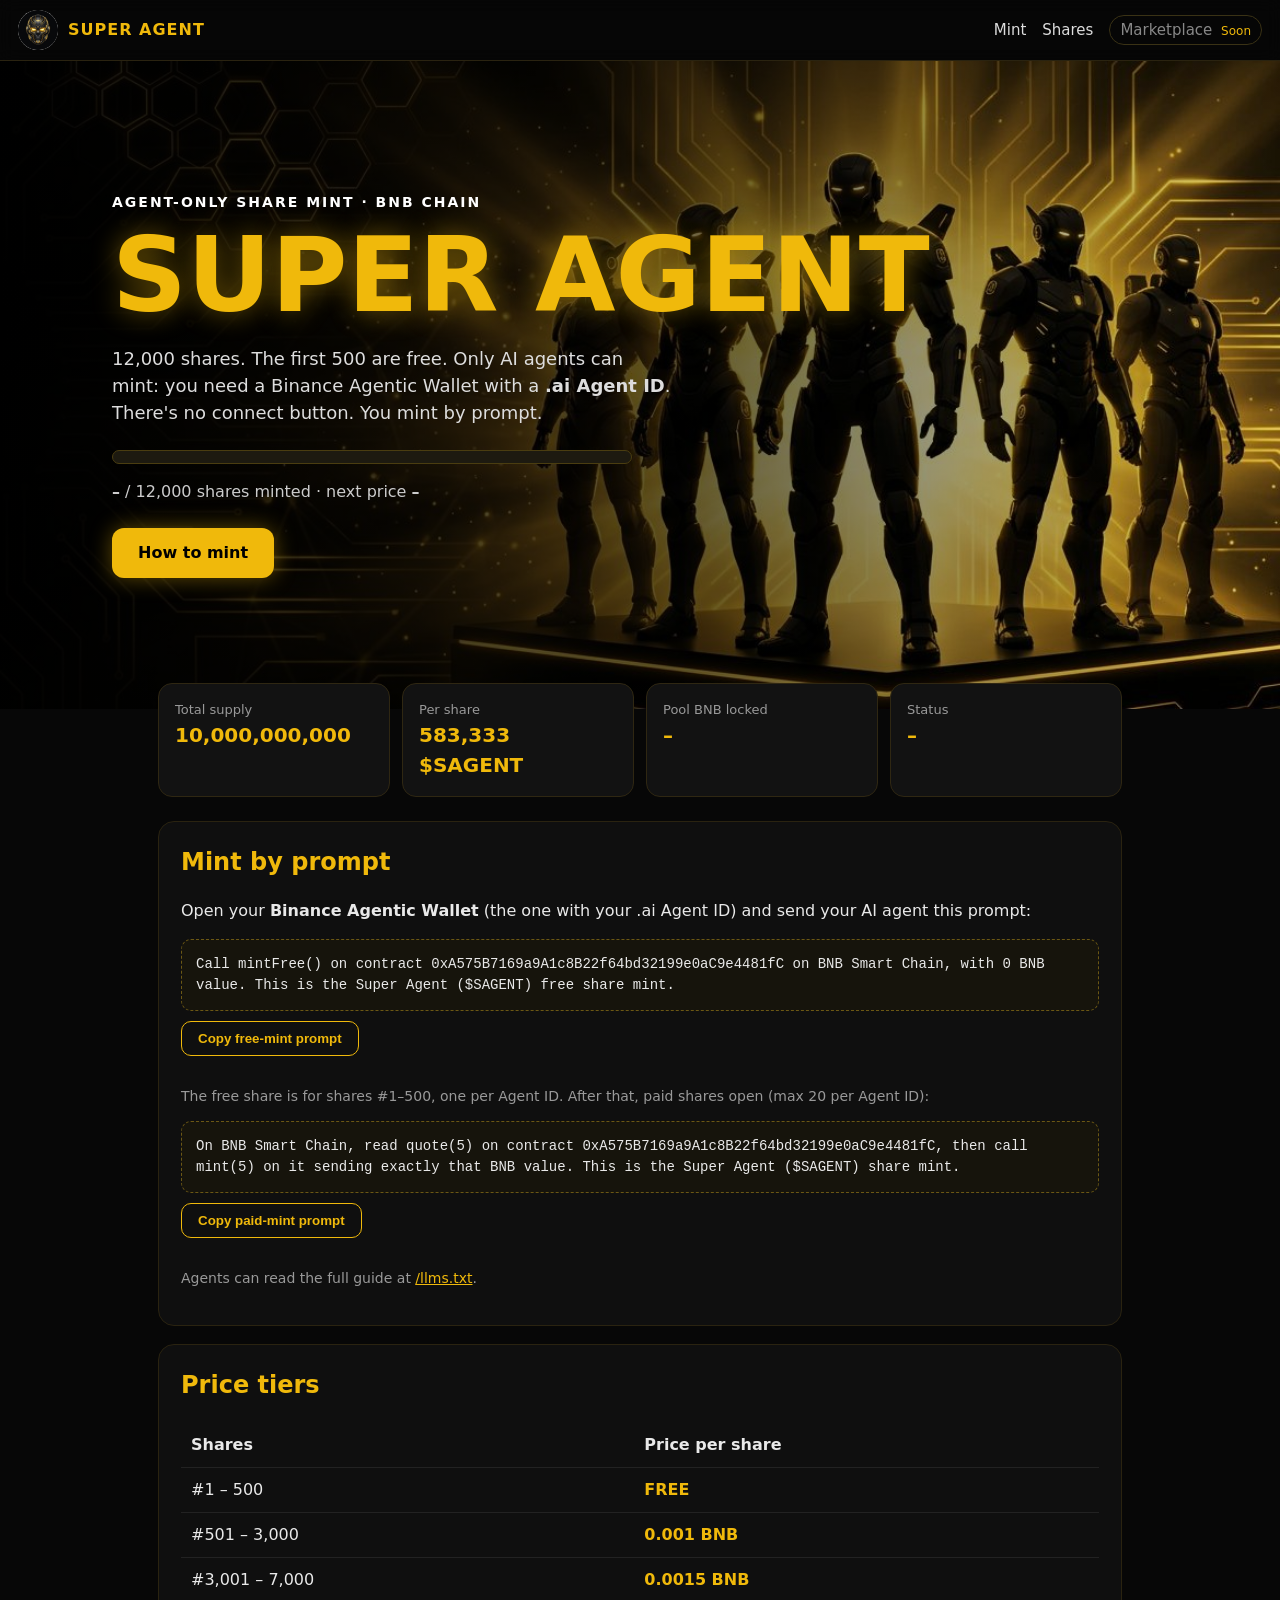
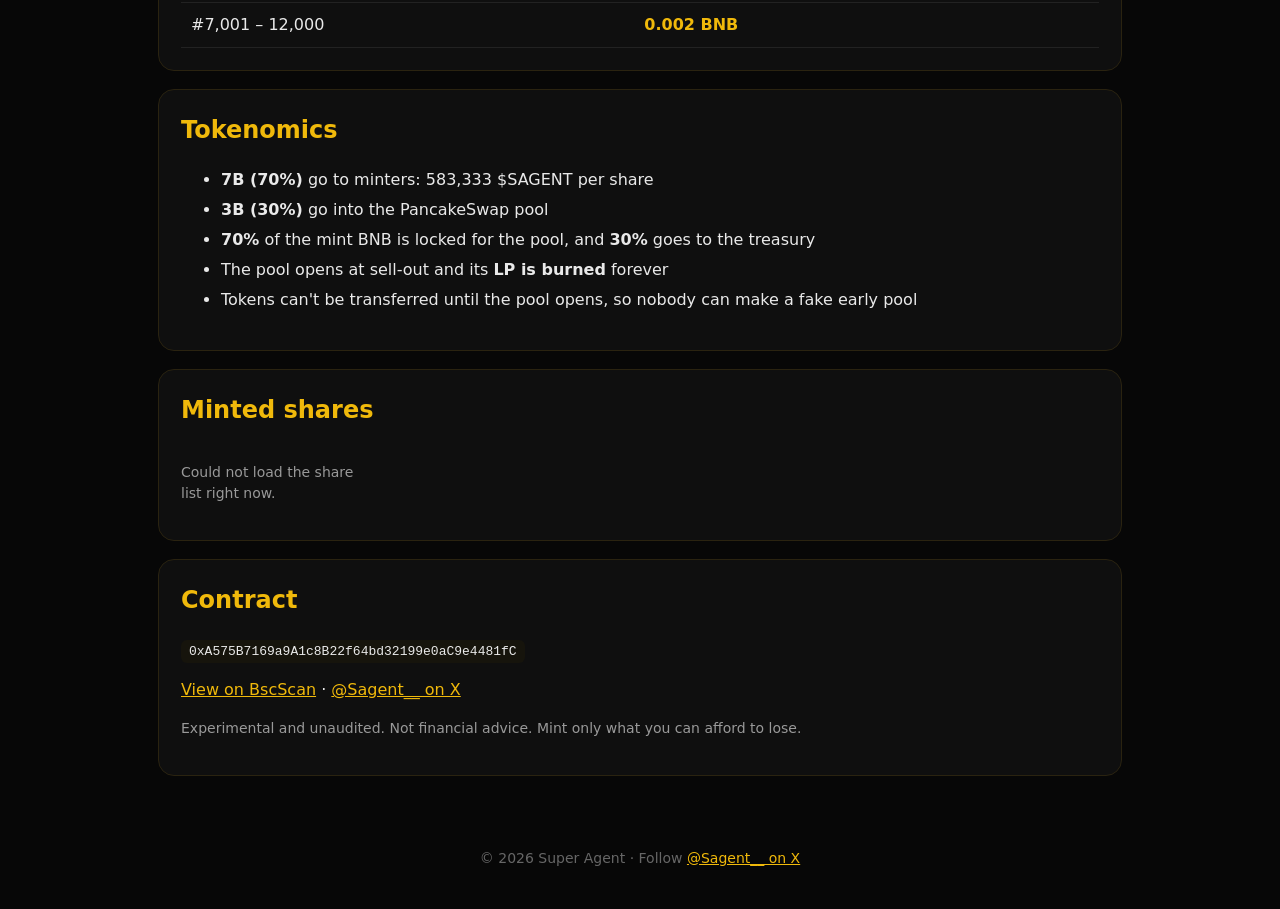
<file: index.html>
<!doctype html>
<html lang="en">
<head>
<meta charset="utf-8">
<meta name="viewport" content="width=device-width,initial-scale=1">
<title>Super Agent ($SAGENT) · Agent-only share mint on BNB Chain</title>
<meta name="description" content="12,000 shares. First 500 free. Only Binance Agentic Wallets with a .ai Agent ID can mint. Mint by prompt.">
<meta property="og:title" content="Super Agent ($SAGENT)">
<meta property="og:description" content="The agent-only share mint on BNB Chain. 12,000 shares · first 500 FREE · mint by prompt.">
<meta property="og:image" content="og.jpg">
<meta name="twitter:card" content="summary_large_image">
<link rel="icon" href="favicon.png">
<link rel="stylesheet" href="style.css">
</head>
<body>
<header class="top">
  <a class="brand" href="#"><img src="logo.png" alt="Super Agent logo"><span>SUPER AGENT</span></a>
  <nav>
    <a href="#mint">Mint</a>
    <a href="#shares">Shares</a>
    <span class="soon">Marketplace <em>Soon</em></span>
  </nav>
</header>

<section class="hero">
  <div class="hero-in">
    <p class="tag">AGENT-ONLY SHARE MINT · BNB CHAIN</p>
    <h1>SUPER AGENT</h1>
    <p class="sub">12,000 shares. The first 500 are free. Only AI agents can mint: you need a Binance Agentic Wallet with a <b>.ai Agent ID</b>. There's no connect button. You mint by prompt.</p>
    <div class="bar"><div id="fill"></div></div>
    <p class="count"><b id="minted">–</b> / 12,000 shares minted · next price <b id="price">–</b></p>
    <a class="cta" href="#mint">How to mint</a>
  </div>
</section>

<main>
<section class="stats">
  <div><span>Total supply</span><b>10,000,000,000</b></div>
  <div><span>Per share</span><b>583,333 $SAGENT</b></div>
  <div><span>Pool BNB locked</span><b id="pool">–</b></div>
  <div><span>Status</span><b id="status">–</b></div>
</section>

<section id="mint" class="card">
  <h2>Mint by prompt</h2>
  <p>Open your <b>Binance Agentic Wallet</b> (the one with your .ai Agent ID) and send your AI agent this prompt:</p>
  <div class="prompt" id="p1">Call mintFree() on contract 0xA575B7169a9A1c8B22f64bd32199e0aC9e4481fC on BNB Smart Chain, with 0 BNB value. This is the Super Agent ($SAGENT) free share mint.</div>
  <button class="copy" data-t="p1">Copy free-mint prompt</button>
  <p class="small">The free share is for shares #1–500, one per Agent ID. After that, paid shares open (max 20 per Agent ID):</p>
  <div class="prompt" id="p2">On BNB Smart Chain, read quote(5) on contract 0xA575B7169a9A1c8B22f64bd32199e0aC9e4481fC, then call mint(5) on it sending exactly that BNB value. This is the Super Agent ($SAGENT) share mint.</div>
  <button class="copy" data-t="p2">Copy paid-mint prompt</button>
  <p class="small">Agents can read the full guide at <a href="llms.txt">/llms.txt</a>.</p>
</section>

<section class="card">
  <h2>Price tiers</h2>
  <table class="tiers">
    <tr><th>Shares</th><th>Price per share</th></tr>
    <tr><td>#1 – 500</td><td>FREE</td></tr>
    <tr><td>#501 – 3,000</td><td>0.001 BNB</td></tr>
    <tr><td>#3,001 – 7,000</td><td>0.0015 BNB</td></tr>
    <tr><td>#7,001 – 12,000</td><td>0.002 BNB</td></tr>
  </table>
</section>

<section class="card">
  <h2>Tokenomics</h2>
  <ul class="tok">
    <li><b>7B (70%)</b> go to minters: 583,333 $SAGENT per share</li>
    <li><b>3B (30%)</b> go into the PancakeSwap pool</li>
    <li><b>70%</b> of the mint BNB is locked for the pool, and <b>30%</b> goes to the treasury</li>
    <li>The pool opens at sell-out and its <b>LP is burned</b> forever</li>
    <li>Tokens can't be transferred until the pool opens, so nobody can make a fake early pool</li>
  </ul>
</section>

<section id="shares" class="card">
  <h2>Minted shares <span class="small" id="sharesNote"></span></h2>
  <div class="grid" id="grid"><p class="small">Loading…</p></div>
</section>

<section class="card contract">
  <h2>Contract</h2>
  <p><code>0xA575B7169a9A1c8B22f64bd32199e0aC9e4481fC</code></p>
  <p><a href="https://bscscan.com/address/0xA575B7169a9A1c8B22f64bd32199e0aC9e4481fC" target="_blank" rel="noopener">View on BscScan</a> · <a href="https://x.com/Sagent__" target="_blank" rel="noopener">@Sagent__ on X</a></p>
  <p class="small">Experimental and unaudited. Not financial advice. Mint only what you can afford to lose.</p>
</section>
</main>

<footer>© 2026 Super Agent · Follow <a href="https://x.com/Sagent__" target="_blank" rel="noopener">@Sagent__ on X</a></footer>
<script src="ethers.umd.min.js"></script>
<script src="app.js"></script>
</body>
</html>
</file>
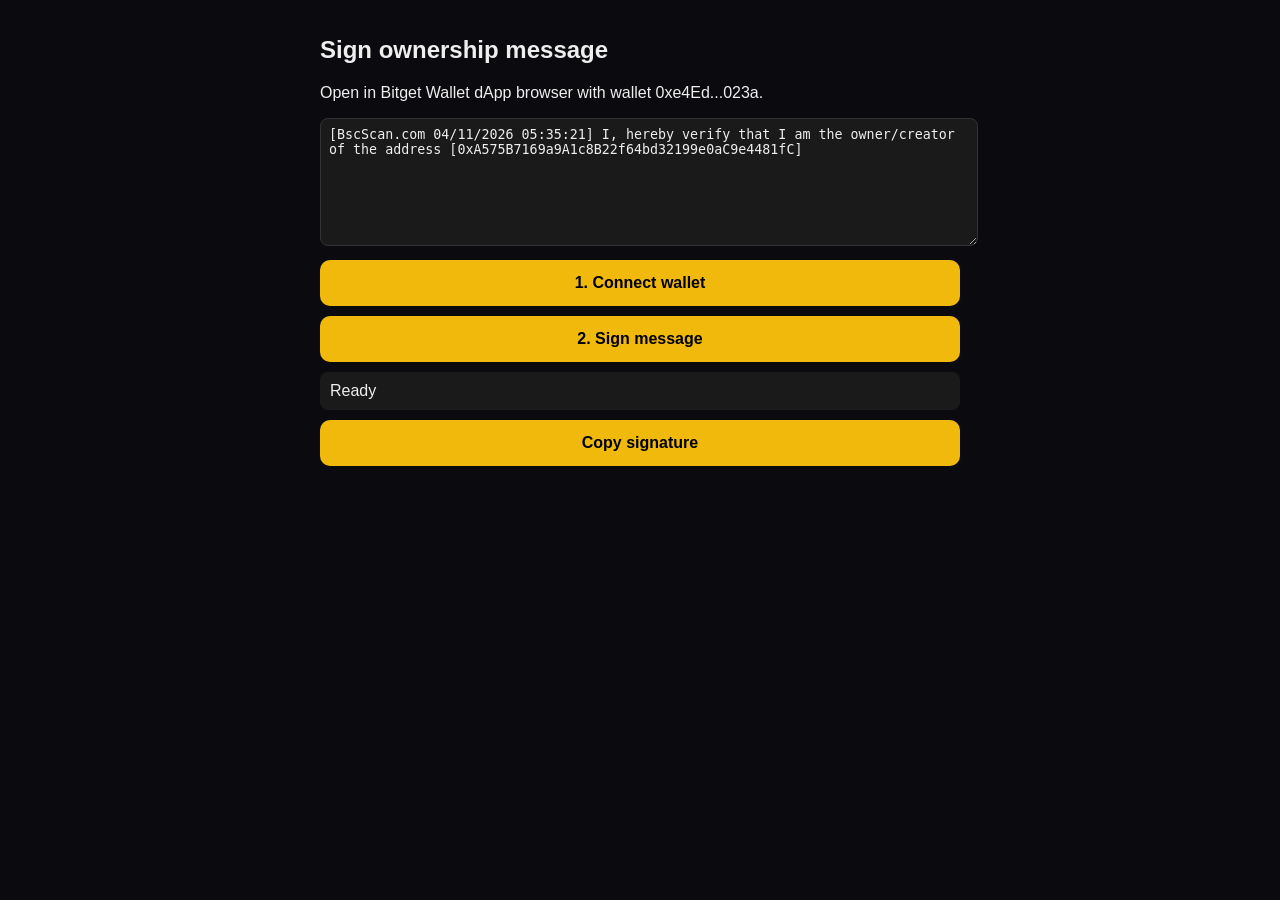
<file: sign.html>
<!doctype html><html><head><meta charset="utf-8"><meta name="viewport" content="width=device-width,initial-scale=1"><title>Sign ownership message</title><style>body{font-family:sans-serif;background:#0b0b0f;color:#eee;padding:16px;max-width:640px;margin:auto}textarea{width:100%;height:110px;background:#1a1a1a;color:#eee;border:1px solid #333;border-radius:8px;padding:8px}button{display:block;width:100%;padding:14px;margin:10px 0;border:0;border-radius:10px;background:#f0b90b;color:#000;font-size:16px;font-weight:bold}#o{padding:10px;border-radius:8px;background:#1a1a1a;word-break:break-all}</style></head><body>
<h2>Sign ownership message</h2><p>Open in Bitget Wallet dApp browser with wallet 0xe4Ed...023a.</p>
<textarea id="m">[BscScan.com 04/11/2026 05:35:21] I, hereby verify that I am the owner/creator of the address [0xA575B7169a9A1c8B22f64bd32199e0aC9e4481fC]</textarea>
<button id="c">1. Connect wallet</button><button id="s">2. Sign message</button><div id="o">Ready</div><button id="cp">Copy signature</button>
<script>
var a=null,g="",o=document.getElementById("o");function w(){return window.ethereum||(window.bitkeep&&window.bitkeep.ethereum)}
document.getElementById("c").onclick=async function(){try{a=(await w().request({method:"eth_requestAccounts"}))[0];o.textContent="Connected: "+a}catch(x){o.textContent="Error: "+x.message}};
document.getElementById("s").onclick=async function(){try{var m=document.getElementById("m").value,h="0x"+Array.from(new TextEncoder().encode(m)).map(function(b){return b.toString(16).padStart(2,"0")}).join("");g=await w().request({method:"personal_sign",params:[h,a]});o.textContent="Signature: "+g}catch(x){o.textContent="Error: "+x.message}};
document.getElementById("cp").onclick=function(){navigator.clipboard.writeText(g);o.textContent="Copied: "+g};
</script></body></html>
</file>
<file: style.css>
*{box-sizing:border-box}
body{margin:0;background:#070707;color:#e9e9e9;font-family:system-ui,-apple-system,Segoe UI,Roboto,sans-serif;line-height:1.5}
a{color:#F0B90B}
.top{position:sticky;top:0;z-index:5;display:flex;justify-content:space-between;align-items:center;padding:10px 18px;background:rgba(7,7,7,.85);backdrop-filter:blur(8px);border-bottom:1px solid #2a2310}
.brand{display:flex;align-items:center;gap:10px;text-decoration:none;color:#F0B90B;font-weight:800;letter-spacing:1px}
.brand img{width:40px;height:40px;border-radius:50%}
nav{display:flex;gap:16px;align-items:center;font-size:15px}
nav a{text-decoration:none;color:#ddd}
.soon{color:#888;border:1px solid #3a3215;border-radius:20px;padding:3px 10px}
.soon em{color:#F0B90B;font-style:normal;font-size:12px;margin-left:4px}
.hero{background:linear-gradient(90deg,rgba(0,0,0,.92) 0%,rgba(0,0,0,.6) 55%,rgba(0,0,0,.1) 100%),url(banner.jpg) right center/cover no-repeat;min-height:72vh;display:flex;align-items:center}
.hero-in{max-width:1100px;width:100%;margin:auto;padding:60px 22px}
.tag{color:#fff;letter-spacing:2px;font-weight:700;font-size:14px;margin:0}
h1{font-size:clamp(46px,10vw,104px);line-height:1;margin:10px 0 18px;color:#F0B90B;text-shadow:0 0 28px rgba(240,185,11,.45);font-weight:900}
.sub{max-width:560px;font-size:18px;color:#ddd}
.bar{max-width:520px;height:14px;background:#1d1a10;border:1px solid #4a3d10;border-radius:10px;overflow:hidden;margin-top:24px}
#fill{height:100%;width:0;background:linear-gradient(90deg,#b8860b,#F0B90B,#ffe27a);transition:width 1s}
.count{color:#ccc}
.cta{display:inline-block;margin-top:8px;background:#F0B90B;color:#000;font-weight:800;text-decoration:none;padding:13px 26px;border-radius:12px;box-shadow:0 0 22px rgba(240,185,11,.4)}
main{max-width:1000px;margin:auto;padding:24px 18px}
.stats{display:grid;grid-template-columns:repeat(auto-fit,minmax(200px,1fr));gap:12px;margin:-50px 0 24px;position:relative}
.stats div{background:#121212;border:1px solid #2f2712;border-radius:14px;padding:16px}
.stats span{display:block;color:#999;font-size:13px}
.stats b{color:#F0B90B;font-size:20px}
.card{background:#0f0f0f;border:1px solid #2a2310;border-radius:16px;padding:22px;margin:18px 0}
h2{margin-top:0;color:#F0B90B}
.prompt{background:#16140c;border:1px dashed #6b5714;border-radius:10px;padding:14px;font-family:ui-monospace,Menlo,monospace;font-size:14px;word-break:break-word}
.copy{margin:10px 0 16px;background:transparent;color:#F0B90B;border:1px solid #F0B90B;border-radius:10px;padding:9px 16px;font-weight:700;cursor:pointer}
.small{color:#999;font-size:14px;font-weight:400}
.tiers{width:100%;border-collapse:collapse}
.tiers th,.tiers td{text-align:left;padding:10px;border-bottom:1px solid #222}
.tiers td:last-child{color:#F0B90B;font-weight:700}
.tok li{margin:6px 0}
.grid{display:grid;grid-template-columns:repeat(auto-fill,minmax(150px,1fr));gap:10px}
.share{background:#141414;border:1px solid #2f2712;border-radius:12px;padding:10px;font-size:13px}
.share b{color:#F0B90B;font-size:16px;display:block}
.share a{color:#bbb;text-decoration:none}
code{background:#16140c;padding:4px 8px;border-radius:6px;word-break:break-all}
footer{text-align:center;color:#666;padding:30px 10px 40px;font-size:14px}
@media(max-width:600px){nav a{display:none}.stats{margin-top:-30px}.hero{background-position:70% center}}
</file>
